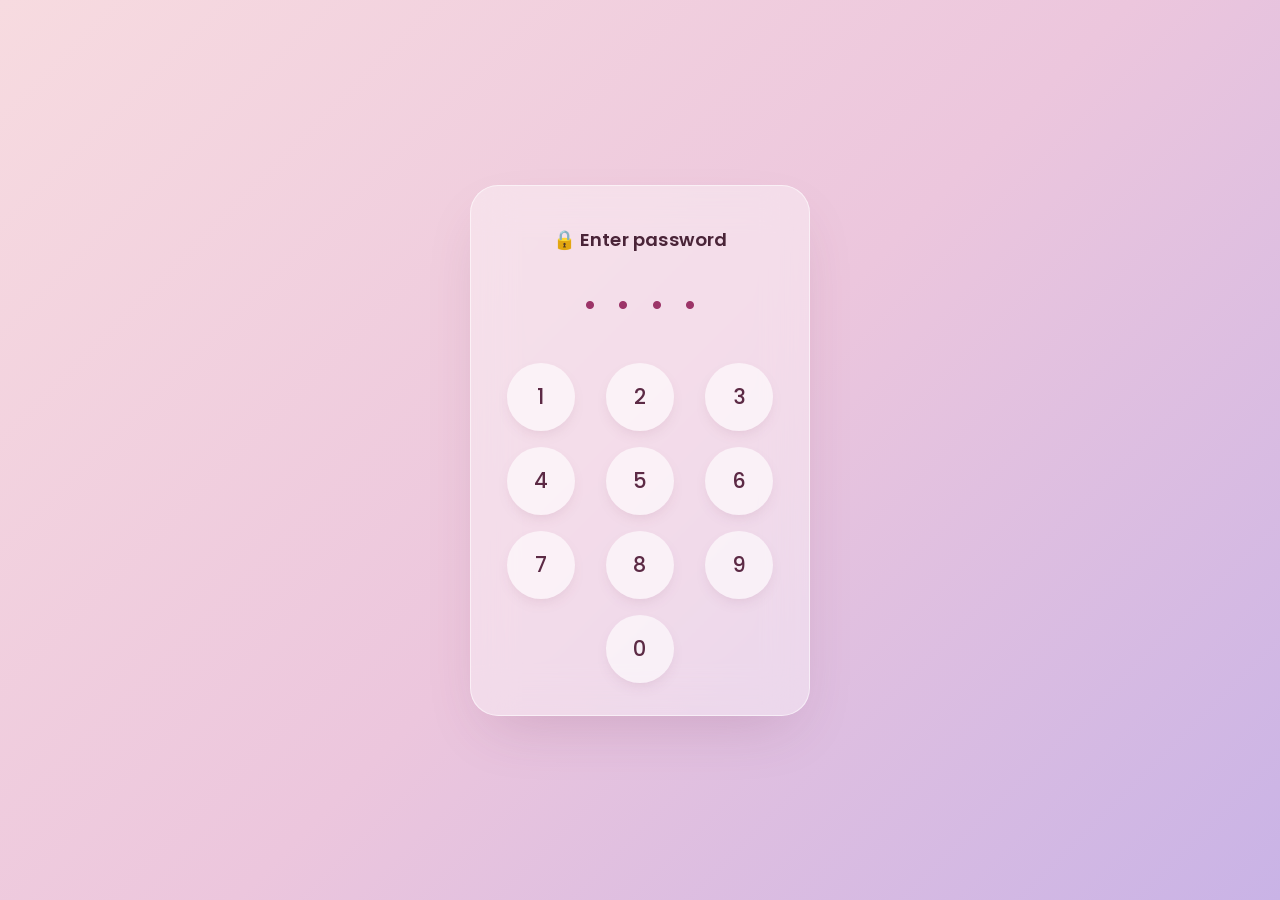
<file: index.html>
<!DOCTYPE html>
<html lang="es">
<head>
  <meta charset="UTF-8">
  <meta name="viewport" content="width=device-width, initial-scale=1.0">
  <meta http-equiv="refresh" content="0; url=carta_secreta.html">
  <title>Carta Secreta</title>
</head>
<body>
  <p>Abriendo la carta...</p>
  <script>
    window.location.replace('carta_secreta.html');
  </script>
</body>
</html>
</file>
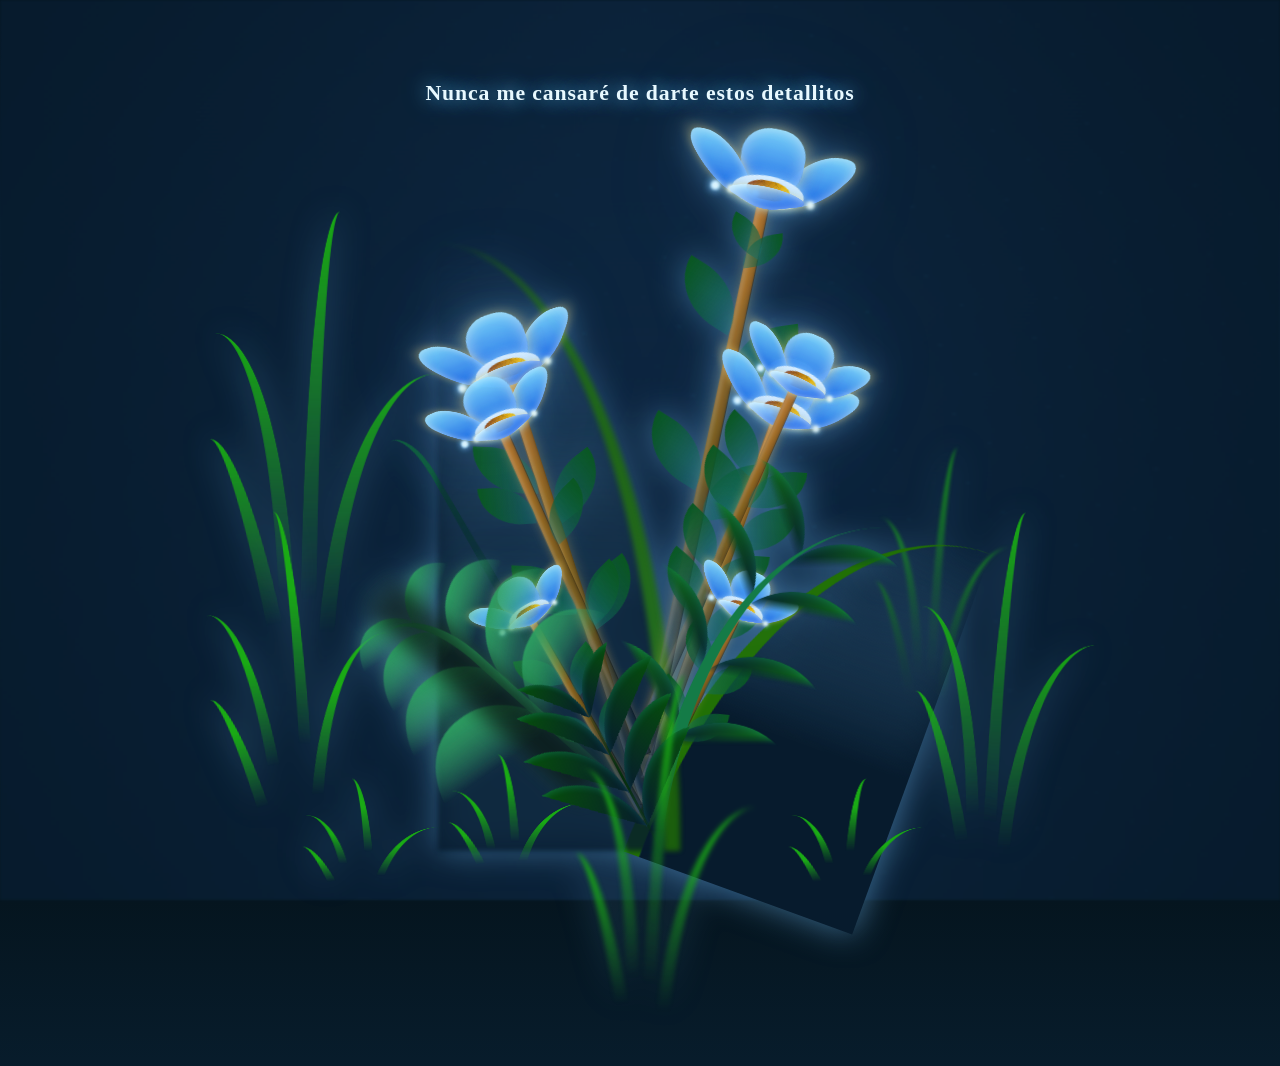
<file: Flores/index.html>
<!DOCTYPE html>
<html lang="en">
<head>
    <meta charset="UTF-8">
    <meta http-equiv="X-UA-Compatible" content="IE=edge">
    <meta name="viewport" content="width=device-width, initial-scale=1.0">
    <link rel="stylesheet" href="main.css">
    <link rel="icon" href="flowers.png" type="image/x-icon">
    <title>Flores para ti</title>
</head>
<body class="container">
    <div class="flower-message">Nunca me cansaré de darte estos detallitos</div>
    <div class="night"></div>
    <div class="flowers">
      <div class="flower flower--1">
        <div class="flower__leafs flower__leafs--1">
          <div class="flower__leaf flower__leaf--1"></div>
          <div class="flower__leaf flower__leaf--2"></div>
          <div class="flower__leaf flower__leaf--3"></div>
          <div class="flower__leaf flower__leaf--4"></div>
          <div class="flower__white-circle"></div>
  
          <div class="flower__light flower__light--1"></div>
          <div class="flower__light flower__light--2"></div>
          <div class="flower__light flower__light--3"></div>
          <div class="flower__light flower__light--4"></div>
          <div class="flower__light flower__light--5"></div>
          <div class="flower__light flower__light--6"></div>
          <div class="flower__light flower__light--7"></div>
          <div class="flower__light flower__light--8"></div>
  
        </div>
        <div class="flower__line">
          <div class="flower__line__leaf flower__line__leaf--1"></div>
          <div class="flower__line__leaf flower__line__leaf--2"></div>
          <div class="flower__line__leaf flower__line__leaf--3"></div>
          <div class="flower__line__leaf flower__line__leaf--4"></div>
          <div class="flower__line__leaf flower__line__leaf--5"></div>
          <div class="flower__line__leaf flower__line__leaf--6"></div>
        </div>
      </div>
  
      <div class="flower flower--2">
        <div class="flower__leafs flower__leafs--2">
          <div class="flower__leaf flower__leaf--1"></div>
          <div class="flower__leaf flower__leaf--2"></div>
          <div class="flower__leaf flower__leaf--3"></div>
          <div class="flower__leaf flower__leaf--4"></div>
          <div class="flower__white-circle"></div>
  
          <div class="flower__light flower__light--1"></div>
          <div class="flower__light flower__light--2"></div>
          <div class="flower__light flower__light--3"></div>
          <div class="flower__light flower__light--4"></div>
          <div class="flower__light flower__light--5"></div>
          <div class="flower__light flower__light--6"></div>
          <div class="flower__light flower__light--7"></div>
          <div class="flower__light flower__light--8"></div>
  
        </div>
        <div class="flower__line">
          <div class="flower__line__leaf flower__line__leaf--1"></div>
          <div class="flower__line__leaf flower__line__leaf--2"></div>
          <div class="flower__line__leaf flower__line__leaf--3"></div>
          <div class="flower__line__leaf flower__line__leaf--4"></div>
        </div>
      </div>
  
      <div class="flower flower--3">
        <div class="flower__leafs flower__leafs--3">
          <div class="flower__leaf flower__leaf--1"></div>
          <div class="flower__leaf flower__leaf--2"></div>
          <div class="flower__leaf flower__leaf--3"></div>
          <div class="flower__leaf flower__leaf--4"></div>
          <div class="flower__white-circle"></div>
  
          <div class="flower__light flower__light--1"></div>
          <div class="flower__light flower__light--2"></div>
          <div class="flower__light flower__light--3"></div>
          <div class="flower__light flower__light--4"></div>
          <div class="flower__light flower__light--5"></div>
          <div class="flower__light flower__light--6"></div>
          <div class="flower__light flower__light--7"></div>
          <div class="flower__light flower__light--8"></div>
  
        </div>
        <div class="flower__line">
          <div class="flower__line__leaf flower__line__leaf--1"></div>
          <div class="flower__line__leaf flower__line__leaf--2"></div>
          <div class="flower__line__leaf flower__line__leaf--3"></div>
          <div class="flower__line__leaf flower__line__leaf--4"></div>
        </div>
      </div>

      <div class="flower flower--4">
        <div class="flower__leafs flower__leafs--1">
          <div class="flower__leaf flower__leaf--1"></div>
          <div class="flower__leaf flower__leaf--2"></div>
          <div class="flower__leaf flower__leaf--3"></div>
          <div class="flower__leaf flower__leaf--4"></div>
          <div class="flower__white-circle"></div>

          <div class="flower__light flower__light--1"></div>
          <div class="flower__light flower__light--2"></div>
          <div class="flower__light flower__light--3"></div>
          <div class="flower__light flower__light--4"></div>
          <div class="flower__light flower__light--5"></div>
          <div class="flower__light flower__light--6"></div>
          <div class="flower__light flower__light--7"></div>
          <div class="flower__light flower__light--8"></div>
        </div>
        <div class="flower__line">
          <div class="flower__line__leaf flower__line__leaf--1"></div>
          <div class="flower__line__leaf flower__line__leaf--2"></div>
          <div class="flower__line__leaf flower__line__leaf--3"></div>
          <div class="flower__line__leaf flower__line__leaf--4"></div>
        </div>
      </div>

      <div class="flower flower--5">
        <div class="flower__leafs flower__leafs--2">
          <div class="flower__leaf flower__leaf--1"></div>
          <div class="flower__leaf flower__leaf--2"></div>
          <div class="flower__leaf flower__leaf--3"></div>
          <div class="flower__leaf flower__leaf--4"></div>
          <div class="flower__white-circle"></div>

          <div class="flower__light flower__light--1"></div>
          <div class="flower__light flower__light--2"></div>
          <div class="flower__light flower__light--3"></div>
          <div class="flower__light flower__light--4"></div>
          <div class="flower__light flower__light--5"></div>
          <div class="flower__light flower__light--6"></div>
          <div class="flower__light flower__light--7"></div>
          <div class="flower__light flower__light--8"></div>
        </div>
        <div class="flower__line">
          <div class="flower__line__leaf flower__line__leaf--1"></div>
          <div class="flower__line__leaf flower__line__leaf--2"></div>
          <div class="flower__line__leaf flower__line__leaf--3"></div>
          <div class="flower__line__leaf flower__line__leaf--4"></div>
        </div>
      </div>


      <div class="flower flower--9">
        <div class="flower__leafs flower__leafs--3">
          <div class="flower__leaf flower__leaf--1"></div>
          <div class="flower__leaf flower__leaf--2"></div>
          <div class="flower__leaf flower__leaf--3"></div>
          <div class="flower__leaf flower__leaf--4"></div>
          <div class="flower__white-circle"></div>
          <div class="flower__light flower__light--1"></div>
          <div class="flower__light flower__light--2"></div>
          <div class="flower__light flower__light--3"></div>
          <div class="flower__light flower__light--4"></div>
          <div class="flower__light flower__light--5"></div>
          <div class="flower__light flower__light--6"></div>
          <div class="flower__light flower__light--7"></div>
          <div class="flower__light flower__light--8"></div>
        </div>
        <div class="flower__line">
          <div class="flower__line__leaf flower__line__leaf--1"></div>
          <div class="flower__line__leaf flower__line__leaf--2"></div>
          <div class="flower__line__leaf flower__line__leaf--3"></div>
          <div class="flower__line__leaf flower__line__leaf--4"></div>
        </div>
      </div>

      <div class="flower flower--11">
        <div class="flower__leafs flower__leafs--2">
          <div class="flower__leaf flower__leaf--1"></div>
          <div class="flower__leaf flower__leaf--2"></div>
          <div class="flower__leaf flower__leaf--3"></div>
          <div class="flower__leaf flower__leaf--4"></div>
          <div class="flower__white-circle"></div>
          <div class="flower__light flower__light--1"></div>
          <div class="flower__light flower__light--2"></div>
          <div class="flower__light flower__light--3"></div>
          <div class="flower__light flower__light--4"></div>
          <div class="flower__light flower__light--5"></div>
          <div class="flower__light flower__light--6"></div>
          <div class="flower__light flower__light--7"></div>
          <div class="flower__light flower__light--8"></div>
        </div>
        <div class="flower__line">
          <div class="flower__line__leaf flower__line__leaf--1"></div>
          <div class="flower__line__leaf flower__line__leaf--2"></div>
          <div class="flower__line__leaf flower__line__leaf--3"></div>
          <div class="flower__line__leaf flower__line__leaf--4"></div>
        </div>
      </div>

      <div class="grow-ans" style="--d:1.2s">
        <div class="flower__g-long">
          <div class="flower__g-long__top"></div>
          <div class="flower__g-long__bottom"></div>
        </div>
      </div>
  
      <div class="growing-grass">
        <div class="flower__grass flower__grass--1">
          <div class="flower__grass--top"></div>
          <div class="flower__grass--bottom"></div>
          <div class="flower__grass__leaf flower__grass__leaf--1"></div>
          <div class="flower__grass__leaf flower__grass__leaf--2"></div>
          <div class="flower__grass__leaf flower__grass__leaf--3"></div>
          <div class="flower__grass__leaf flower__grass__leaf--4"></div>
          <div class="flower__grass__leaf flower__grass__leaf--5"></div>
          <div class="flower__grass__leaf flower__grass__leaf--6"></div>
          <div class="flower__grass__leaf flower__grass__leaf--7"></div>
          <div class="flower__grass__leaf flower__grass__leaf--8"></div>
          <div class="flower__grass__overlay"></div>
        </div>
      </div>
  
      <div class="growing-grass">
        <div class="flower__grass flower__grass--2">
          <div class="flower__grass--top"></div>
          <div class="flower__grass--bottom"></div>
          <div class="flower__grass__leaf flower__grass__leaf--1"></div>
          <div class="flower__grass__leaf flower__grass__leaf--2"></div>
          <div class="flower__grass__leaf flower__grass__leaf--3"></div>
          <div class="flower__grass__leaf flower__grass__leaf--4"></div>
          <div class="flower__grass__leaf flower__grass__leaf--5"></div>
          <div class="flower__grass__leaf flower__grass__leaf--6"></div>
          <div class="flower__grass__leaf flower__grass__leaf--7"></div>
          <div class="flower__grass__leaf flower__grass__leaf--8"></div>
          <div class="flower__grass__overlay"></div>
        </div>
      </div>
  
      <div class="grow-ans" style="--d:2.4s">
        <div class="flower__g-right flower__g-right--1">
          <div class="leaf"></div>
        </div>
      </div>
  
      <div class="grow-ans" style="--d:2.8s">
        <div class="flower__g-right flower__g-right--2">
          <div class="leaf"></div>
        </div>
      </div>
  
      <div class="grow-ans" style="--d:2.8s">
        <div class="flower__g-front">
          <div class="flower__g-front__leaf-wrapper flower__g-front__leaf-wrapper--1">
            <div class="flower__g-front__leaf"></div>
          </div>
          <div class="flower__g-front__leaf-wrapper flower__g-front__leaf-wrapper--2">
            <div class="flower__g-front__leaf"></div>
          </div>
          <div class="flower__g-front__leaf-wrapper flower__g-front__leaf-wrapper--3">
            <div class="flower__g-front__leaf"></div>
          </div>
          <div class="flower__g-front__leaf-wrapper flower__g-front__leaf-wrapper--4">
            <div class="flower__g-front__leaf"></div>
          </div>
          <div class="flower__g-front__leaf-wrapper flower__g-front__leaf-wrapper--5">
            <div class="flower__g-front__leaf"></div>
          </div>
          <div class="flower__g-front__leaf-wrapper flower__g-front__leaf-wrapper--6">
            <div class="flower__g-front__leaf"></div>
          </div>
          <div class="flower__g-front__leaf-wrapper flower__g-front__leaf-wrapper--7">
            <div class="flower__g-front__leaf"></div>
          </div>
          <div class="flower__g-front__leaf-wrapper flower__g-front__leaf-wrapper--8">
            <div class="flower__g-front__leaf"></div>
          </div>
          <div class="flower__g-front__line"></div>
        </div>
      </div>
  
      <div class="grow-ans" style="--d:3.2s">
        <div class="flower__g-fr">
          <div class="leaf"></div>
          <div class="flower__g-fr__leaf flower__g-fr__leaf--1"></div>
          <div class="flower__g-fr__leaf flower__g-fr__leaf--2"></div>
          <div class="flower__g-fr__leaf flower__g-fr__leaf--3"></div>
          <div class="flower__g-fr__leaf flower__g-fr__leaf--4"></div>
          <div class="flower__g-fr__leaf flower__g-fr__leaf--5"></div>
          <div class="flower__g-fr__leaf flower__g-fr__leaf--6"></div>
          <div class="flower__g-fr__leaf flower__g-fr__leaf--7"></div>
          <div class="flower__g-fr__leaf flower__g-fr__leaf--8"></div>
        </div>
      </div>
  
      <div class="long-g long-g--0">
        <div class="grow-ans" style="--d:3s">
          <div class="leaf leaf--0"></div>
        </div>
        <div class="grow-ans" style="--d:2.2s">
          <div class="leaf leaf--1"></div>
        </div>
        <div class="grow-ans" style="--d:3.4s">
          <div class="leaf leaf--2"></div>
        </div>
        <div class="grow-ans" style="--d:3.6s">
          <div class="leaf leaf--3"></div>
        </div>
      </div>
  
      <div class="long-g long-g--1">
        <div class="grow-ans" style="--d:3.6s">
          <div class="leaf leaf--0"></div>
        </div>
        <div class="grow-ans" style="--d:3.8s">
          <div class="leaf leaf--1"></div>
        </div>
        <div class="grow-ans" style="--d:4s">
          <div class="leaf leaf--2"></div>
        </div>
        <div class="grow-ans" style="--d:4.2s">
          <div class="leaf leaf--3"></div>
        </div>
      </div>
  
      <div class="long-g long-g--2">
        <div class="grow-ans" style="--d:4s">
          <div class="leaf leaf--0"></div>
        </div>
        <div class="grow-ans" style="--d:4.2s">
          <div class="leaf leaf--1"></div>
        </div>
        <div class="grow-ans" style="--d:4.4s">
          <div class="leaf leaf--2"></div>
        </div>
        <div class="grow-ans" style="--d:4.6s">
          <div class="leaf leaf--3"></div>
        </div>
      </div>
  
      <div class="long-g long-g--3">
        <div class="grow-ans" style="--d:4s">
          <div class="leaf leaf--0"></div>
        </div>
        <div class="grow-ans" style="--d:4.2s">
          <div class="leaf leaf--1"></div>
        </div>
        <div class="grow-ans" style="--d:3s">
          <div class="leaf leaf--2"></div>
        </div>
        <div class="grow-ans" style="--d:3.6s">
          <div class="leaf leaf--3"></div>
        </div>
      </div>
  
      <div class="long-g long-g--4">
        <div class="grow-ans" style="--d:4s">
          <div class="leaf leaf--0"></div>
        </div>
        <div class="grow-ans" style="--d:4.2s">
          <div class="leaf leaf--1"></div>
        </div>
        <div class="grow-ans" style="--d:3s">
          <div class="leaf leaf--2"></div>
        </div>
        <div class="grow-ans" style="--d:3.6s">
          <div class="leaf leaf--3"></div>
        </div>
      </div>
  
      <div class="long-g long-g--5">
        <div class="grow-ans" style="--d:4s">
          <div class="leaf leaf--0"></div>
        </div>
        <div class="grow-ans" style="--d:4.2s">
          <div class="leaf leaf--1"></div>
        </div>
        <div class="grow-ans" style="--d:3s">
          <div class="leaf leaf--2"></div>
        </div>
        <div class="grow-ans" style="--d:3.6s">
          <div class="leaf leaf--3"></div>
        </div>
      </div>
  
      <div class="long-g long-g--6">
        <div class="grow-ans" style="--d:4.2s">
          <div class="leaf leaf--0"></div>
        </div>
        <div class="grow-ans" style="--d:4.4s">
          <div class="leaf leaf--1"></div>
        </div>
        <div class="grow-ans" style="--d:4.6s">
          <div class="leaf leaf--2"></div>
        </div>
        <div class="grow-ans" style="--d:4.8s">
          <div class="leaf leaf--3"></div>
        </div>
      </div>
  
      <div class="long-g long-g--7">
        <div class="grow-ans" style="--d:3s">
          <div class="leaf leaf--0"></div>
        </div>
        <div class="grow-ans" style="--d:3.2s">
          <div class="leaf leaf--1"></div>
        </div>
        <div class="grow-ans" style="--d:3.5s">
          <div class="leaf leaf--2"></div>
        </div>
        <div class="grow-ans" style="--d:3.6s">
          <div class="leaf leaf--3"></div>
        </div>
      </div>
    </div>
    
    <script src="main.js"></script>
  </body>
</html>
</file>
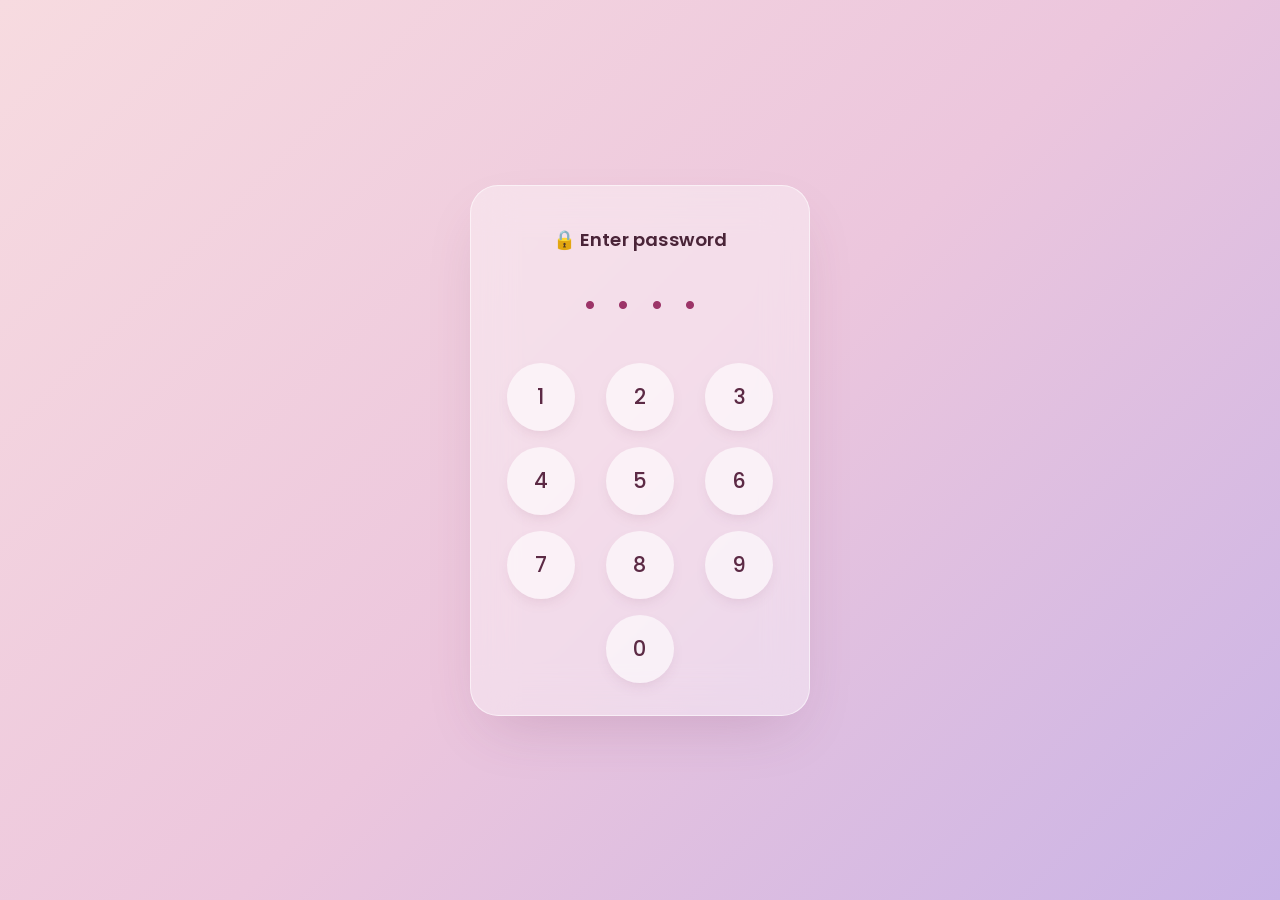
<file: carta_secreta.html>
<!DOCTYPE html>
<html lang="es">
<head>
<meta charset="UTF-8" />
<meta name="viewport" content="width=device-width, initial-scale=1.0, viewport-fit=cover"/>
<title>Carta Secreta by myeya</title>
<link rel="icon" href="data:image/svg+xml,<svg xmlns=%22http://www.w3.org/2000/svg%22 viewBox=%220 0 100 100%22><text y=%22.9em%22 font-size=%2290%22>💌</text></svg>">
<link rel="preconnect" href="https://fonts.googleapis.com">
<link rel="preconnect" href="https://fonts.gstatic.com" crossorigin>
<link href="https://fonts.googleapis.com/css2?family=Poppins:wght@400;500;600;700&family=Dancing+Script:wght@500;600;700&family=Lora:ital,wght@0,400;0,500;0,600;1,400&display=swap" rel="stylesheet">
<style>

  /* ---------- Design tokens ---------- */
  :root {
    color-scheme: light dark;

    --bg-1: #f7dbe0;
    --bg-2: #ecc6dd;
    --bg-3: #c9b3e6;

    --glass-bg: rgba(255, 255, 255, 0.38);
    --glass-border: rgba(255, 255, 255, 0.55);
    --glass-shadow: rgba(120, 55, 90, 0.22);

    --ink: #4a2438;
    --ink-soft: #6d3a52;
    --accent: #9c3468;
    --accent-strong: #7a2350;

    --key-bg: rgba(255, 255, 255, 0.6);
    --key-bg-hover: rgba(255, 255, 255, 0.85);
    --key-text: #5c2a45;
    --key-shadow: rgba(120, 55, 90, 0.18);

    --paper-bg: #fbf5ee;
    --paper-edge: #f1e3d6;
    --paper-text: #3e2c2f;
    --paper-heading: #8a2f52;
    --paper-shadow: rgba(90, 40, 60, 0.28);

    --seal: #9c3468;
    --seal-text: #fdf1f4;

    --font-ui: 'Poppins', system-ui, sans-serif;
    --font-script: 'Dancing Script', cursive;
    --font-serif: 'Lora', Georgia, serif;
  }

  :root:not([data-theme="light"]) {
    @media (prefers-color-scheme: dark) {
      --bg-1: #2a1626;
      --bg-2: #3a1c37;
      --bg-3: #241a3a;

      --glass-bg: rgba(40, 22, 40, 0.45);
      --glass-border: rgba(255, 255, 255, 0.14);
      --glass-shadow: rgba(0, 0, 0, 0.45);

      --ink: #f4dbe6;
      --ink-soft: #e3b7cd;
      --accent: #e59bc0;
      --accent-strong: #f0b3d0;

      --key-bg: rgba(255, 255, 255, 0.08);
      --key-bg-hover: rgba(255, 255, 255, 0.16);
      --key-text: #f4dbe6;
      --key-shadow: rgba(0, 0, 0, 0.4);

      --paper-bg: #221720;
      --paper-edge: #2c1e29;
      --paper-text: #f0e2e6;
      --paper-heading: #eda6c4;
      --paper-shadow: rgba(0, 0, 0, 0.55);

      --seal: #e59bc0;
      --seal-text: #2a1420;
    }
  }

  :root[data-theme="dark"] {
    --bg-1: #2a1626;
    --bg-2: #3a1c37;
    --bg-3: #241a3a;

    --glass-bg: rgba(40, 22, 40, 0.45);
    --glass-border: rgba(255, 255, 255, 0.14);
    --glass-shadow: rgba(0, 0, 0, 0.45);

    --ink: #f4dbe6;
    --ink-soft: #e3b7cd;
    --accent: #e59bc0;
    --accent-strong: #f0b3d0;

    --key-bg: rgba(255, 255, 255, 0.08);
    --key-bg-hover: rgba(255, 255, 255, 0.16);
    --key-text: #f4dbe6;
    --key-shadow: rgba(0, 0, 0, 0.4);

    --paper-bg: #221720;
    --paper-edge: #2c1e29;
    --paper-text: #f0e2e6;
    --paper-heading: #eda6c4;
    --paper-shadow: rgba(0, 0, 0, 0.55);

    --seal: #e59bc0;
    --seal-text: #2a1420;
  }

  * { box-sizing: border-box; }

  html {
    scroll-padding-top: env(safe-area-inset-top, 0px);
  }

  html, body {
    min-height: 100%;
  }

  body {
    margin: 0;
    min-height: 100vh;
    min-height: 100dvh;
    font-family: var(--font-ui);
    color: var(--ink);
    background: linear-gradient(135deg, var(--bg-1) 0%, var(--bg-2) 52%, var(--bg-3) 100%);
    padding-top: env(safe-area-inset-top, 0px);
    padding-bottom: env(safe-area-inset-bottom, 0px);
    overflow-x: hidden;
  }

  .screen {
    display: none;
    width: 100%;
    box-sizing: border-box;
    padding: 32px 20px;
  }

  .screen.active {
    display: flex;
    min-height: 100vh;
    min-height: 100dvh;
    align-items: center;
    justify-content: center;
  }

  /* ---------- Password screen ---------- */

  .password-screen .lock-card {
    width: 100%;
    max-width: 340px;
    background: var(--glass-bg);
    border: 1px solid var(--glass-border);
    backdrop-filter: blur(22px);
    -webkit-backdrop-filter: blur(22px);
    border-radius: 28px;
    padding: 40px 28px 32px;
    box-shadow: 0 24px 60px -20px var(--glass-shadow);
    text-align: center;
  }

  .password-screen h2 {
    margin: 0 0 28px;
    font-family: var(--font-ui);
    font-weight: 600;
    font-size: 1.15rem;
    color: var(--ink);
    letter-spacing: 0.01em;
  }

  .input-display {
    font-family: var(--font-ui);
    font-size: 2rem;
    letter-spacing: 0.6em;
    padding-left: 0.6em; /* re-center after last letter-spacing gap */
    color: var(--accent);
    margin-bottom: 34px;
    min-height: 1.4em;
  }

  .keypad {
    display: grid;
    grid-template-columns: repeat(3, 1fr);
    gap: 16px;
    justify-items: center;
  }

  .key {
    width: 68px;
    height: 68px;
    border-radius: 50%;
    border: none;
    background: var(--key-bg);
    color: var(--key-text);
    font-family: var(--font-ui);
    font-size: 1.3rem;
    font-weight: 500;
    cursor: pointer;
    box-shadow: 0 6px 16px -6px var(--key-shadow);
    transition: transform 0.15s ease, box-shadow 0.15s ease, background 0.15s ease;
  }

  .key:hover {
    background: var(--key-bg-hover);
    transform: translateY(-2px);
    box-shadow: 0 10px 20px -8px var(--key-shadow);
  }

  .key:active {
    transform: translateY(0) scale(0.94);
    box-shadow: 0 3px 8px -4px var(--key-shadow);
  }

  .key:focus-visible {
    outline: 2px solid var(--accent);
    outline-offset: 3px;
  }

  /* ---------- Letter screen ---------- */

  #notepadScreen.active {
    animation: fadeInUp 0.7s ease both;
  }

  @keyframes fadeInUp {
    from { opacity: 0; transform: translateY(24px); }
    to { opacity: 1; transform: translateY(0); }
  }

  .notepad {
    position: relative;
    width: 100%;
    max-width: 600px;
    margin: 0 auto;
    background: var(--paper-bg);
    border: 1px solid var(--paper-edge);
    border-radius: 20px;
    padding: 56px 44px 48px;
    box-shadow: 0 30px 70px -24px var(--paper-shadow);
  }

  .notepad::before {
    content: "💌";
    position: absolute;
    top: -26px;
    left: 50%;
    transform: translateX(-50%);
    width: 52px;
    height: 52px;
    border-radius: 50%;
    background: var(--seal);
    color: var(--seal-text);
    display: flex;
    align-items: center;
    justify-content: center;
    font-size: 1.4rem;
    box-shadow: 0 10px 22px -8px var(--paper-shadow);
  }

  .notepad h3 {
    margin: 12px 0 4px;
    text-align: center;
    font-family: var(--font-ui);
    font-weight: 500;
    font-size: 0.95rem;
    color: var(--ink-soft);
    letter-spacing: 0.02em;
  }

  .notepad h4 {
    margin: 0 0 32px;
    text-align: center;
    font-family: var(--font-script);
    font-weight: 600;
    font-size: 2.4rem;
    color: var(--paper-heading);
  }

  .notepad p {
    font-family: var(--font-serif);
    font-size: 1.05rem;
    line-height: 1.8;
    color: var(--paper-text);
    margin: 0 0 22px;
    max-width: 62ch;
  }

  .notepad p:last-of-type {
    margin-bottom: 0;
    font-style: italic;
  }

  .letter-footer {
    margin-top: 28px;
    text-align: center;
  }

  .letter-button {
    display: inline-block;
    padding: 14px 24px;
    border-radius: 999px;
    background: linear-gradient(135deg, #c95d8d 0%, #8c2d5a 100%);
    color: #fff8fb;
    text-decoration: none;
    font-weight: 700;
    letter-spacing: 0.04em;
    box-shadow: 0 12px 24px rgba(140, 45, 90, 0.22);
    transition: transform 0.2s ease, box-shadow 0.2s ease;
  }

  .letter-button:hover {
    transform: translateY(-2px);
    box-shadow: 0 16px 28px rgba(140, 45, 90, 0.28);
  }

  @media (max-width: 480px) {
    .screen {
      padding: 24px 14px;
    }
    .notepad {
      padding: 48px 22px 32px;
      border-radius: 16px;
    }
    .notepad h4 {
      font-size: 2rem;
    }
    .notepad p {
      font-size: 1rem;
    }
    .key {
      width: 60px;
      height: 60px;
      font-size: 1.15rem;
    }
    .input-display {
      font-size: 1.7rem;
    }
  }

  @media (prefers-reduced-motion: reduce) {
    #notepadScreen.active {
      animation: none;
    }
    .key {
      transition: none;
    }
  }

</style>
</head>
<body>
<div id="passwordScreen" class="screen password-screen active">
  <div class="lock-card">
    <h2>🔒 Enter password</h2>
    <div class="input-display" id="inputDisplay">••••</div>
    <div class="keypad">
      <button class="key" onclick="enterDigit('1')">1</button>
      <button class="key" onclick="enterDigit('2')">2</button>
      <button class="key" onclick="enterDigit('3')">3</button>
      <button class="key" onclick="enterDigit('4')">4</button>
      <button class="key" onclick="enterDigit('5')">5</button>
      <button class="key" onclick="enterDigit('6')">6</button>
      <button class="key" onclick="enterDigit('7')">7</button>
      <button class="key" onclick="enterDigit('8')">8</button>
      <button class="key" onclick="enterDigit('9')">9</button>
      <div></div>
      <button class="key" onclick="enterDigit('0')">0</button>
      <div></div>
    </div>
  </div>
</div>
<div id="notepadScreen" class="screen">
  <div class="notepad">
    <h3>📅 19 de Septiembre del 2026</h3>
    <h4>💌 Para Mari</h4>

    <p>Primero que todo, Mari, quiero que sepas que hago esto no porque tengamos una amistad, ni tampoco porque espere que tú sientas lo mismo que yo, porque sé que ese amor que yo siento por ti no lo tienes de la misma manera por mí.</p>

    <p>Te hago esto simplemente porque no dejo de pensar en ti, en nosotros y en todo lo que pudo ser y en lo que todavía me pregunto que sería si algún día decidieras aceptarme y darme una oportunidad.</p>

    <p>También quiero darte esto como un pequeño regalo de cumpleaños. No es algo que haga esperando recibir algo a cambio, solo quería tener un detalle contigo porque, aunque las cosas entre nosotros hayan cambiado, sigues siendo una persona demasiado importante para mí y no podía dejar pasar la oportunidad de hacer algo bonito para ti.</p>

    <p>Quiero que sepas también que, de mi parte, no puedo ofrecerte una amistad. Y no es porque no quiera ser tu amigo ni porque no valore lo que tenemos, sino porque mi corazón simplemente no soportaría tener una amistad con la persona que amo tan profundamente. No sé cómo podría verte, hablar contigo, compartir momentos contigo y fingir que dentro de mí no sigue queriendo algo más.</p>

    <p>Y aunque no te respondí ese mensaje, quiero que sepas que todavía lo leo. Todavía me gusta y todavía me hace pensar muchas cosas. No sé por qué esperabas tanto que te lo enviara, pero supongo que, de alguna manera, también significó algo para ti y por eso decidí guardarlo.</p>

    <p>La verdad, sigo pensando que muchas de las cosas que nos han impedido avanzar han sido tus miedos. Y no te lo digo para culparte, porque sé que tienes tus razones, tus dudas y tus cosas, pero no puedo negar que eso me sigue frustrando. Me duele pensar que quizás pudimos haber sido algo bonito y que, por miedo o por no atrevernos, terminamos dejando pasar tantas oportunidades.</p>

    <p>Yo siempre he sentido que contigo podía haber algo diferente. Por eso insistí tanto, por eso intenté tanto y por eso me ha costado tanto aceptar que quizás no depende de mí. Porque por más que quiera arreglar las cosas, cambiar, mejorar y hacer todo lo posible por nosotros, llega un punto en el que también tengo que entender que no puedo decidir por los dos.</p>

    <p>Y creo que eso es lo que más me cuesta aceptar: que quizá tenga que resignarme a perderte. No porque haya dejado de quererte, sino porque ya no sé qué más puedo hacer para recuperarte. No puedo obligarte a sentir lo que yo siento, ni puedo quitarte tus miedos, ni puedo hacer que quieras algo conmigo si tú no estás preparada para hacerlo.</p>

    <p>Aun así, quiero que sepas que todo lo que sentí por ti fue real. No me arrepiento de haberte querido de la manera en que lo hice, ni de todos los momentos que vivimos. Aunque las cosas no hayan terminado como yo quería, siempre voy a guardar una parte de todo esto conmigo.</p>

    <p>Quizás algún día deje de preguntarme qué habría pasado si hubiéramos tenido el valor de intentarlo. Quizás algún día pueda recordar todo esto sin que me duela. Pero por ahora, todavía te quiero, todavía te extraño y todavía existe una parte de mí que, aunque sabe que debería dejarte ir, sigue deseando que algún día puedas mirarme y decirme que también quieres intentarlo conmigo.</p>

    <p>Feliz cumpleaños atrasado y dia del amor y la amistad Mari. ❤️</p>

    <div class="letter-footer">
      <a class="letter-button" href="Flores/index.html">Obligatorio darle acá</a>
    </div>
  </div>
</div>
<script>
  const correctPassword = '1709';
  let input = '';
  function enterDigit(digit) {
    if (input.length < 4) {
      input += digit;
    }
    const display = document.getElementById('inputDisplay');
    display.textContent = input.padEnd(4, '•');
    if (input.length === 4) {
      if (input === correctPassword) {
        document.getElementById('passwordScreen').classList.remove('active');
        document.getElementById('notepadScreen').classList.add('active');
      } else {
        alert('Contraseña incorrecta, intenta de nuevo');
        input = '';
        display.textContent = '••••';
      }
    }
  }
</script>
</body>
</html>
</file>
<file: Flores/main.css>
*,
*::after,
*::before {
  padding: 0;
  margin: 0;
  box-sizing: border-box;
}

:root {
  --dark-color: #071b2d;
  --petal-1: #7bd8ff;
  --petal-2: #0e5ce7;
  --petal-3: #bbebff;
  --leaf-1: #1d7ca9;
  --leaf-2: #0a3550;
  --glow: rgba(124, 207, 255, 0.8);
  --grass-1: #1c728d;
  --grass-2: #0d4465;
}

body {
  display: flex;
  align-items: flex-end;
  justify-content: center;
  min-height: 100vh;
  background: linear-gradient(180deg, #05151f 0%, #0a2337 35%, #061922 100%);
  overflow: hidden;
  perspective: 1000px;
}

.flower-message {
  position: absolute;
  top: 9vh;
  left: 50%;
  transform: translateX(-50%);
  z-index: 30;
  width: min(90vw, 700px);
  text-align: center;
  font-family: "Georgia", serif;
  font-size: clamp(1.1rem, 1.7vw, 2.2rem);
  font-weight: 600;
  letter-spacing: 0.04em;
  color: #e8f9ff;
  text-shadow: 0 0 18px rgba(109, 201, 255, 0.75), 0 0 30px rgba(109, 201, 255, 0.45);
  pointer-events: none;
}

.night {
  position: fixed;
  left: 50%;
  top: 0;
  transform: translateX(-50%);
  width: 100%;
  height: 100%;
  filter: blur(0.1vmin);
  background-image: radial-gradient(ellipse at top, transparent 0%, var(--dark-color)),
  radial-gradient(ellipse at bottom, rgba(60, 132, 220, 0.25), rgba(7, 27, 45, 0.9)), repeating-linear-gradient(220deg, rgb(8, 26, 44) 0px,
   rgb(8, 26, 44) 19px, transparent 19px, transparent 22px), repeating-linear-gradient(189deg, rgb(8, 26, 44) 0px, rgb(8, 26, 44) 19px, transparent 19px, transparent 22px),
    repeating-linear-gradient(148deg, rgb(8, 26, 44) 0px, rgb(8, 26, 44) 19px, transparent 19px, transparent 22px), linear-gradient(90deg, rgb(5, 23, 36), rgb(13, 58, 88));
}

.flowers {
  position: relative;
  transform: scale(0.9);
  filter: drop-shadow(0 0 2vmin rgba(118, 195, 255, 0.5));
}

.flower {
  position: absolute;
  bottom: 10vmin;
  transform-origin: bottom center;
  z-index: 10;
  --fl-speed: 0.3s;
}
.flower--1 {
  left: 50%;
  bottom: 18vmin;
  transform: rotate(12deg);
  -webkit-animation: moving-flower-1 4s linear infinite;
          animation: moving-flower-1 4s linear infinite;
}
.flower--1 .flower__line {
  height: 70vmin;
  -webkit-animation-delay: 0.3s;
          animation-delay: 0.3s;
}
.flower--1 .flower__line__leaf--1 {
  -webkit-animation: blooming-leaf-right var(--fl-speed) 1.6s backwards;
          animation: blooming-leaf-right var(--fl-speed) 1.6s backwards;
}
.flower--1 .flower__line__leaf--2 {
  -webkit-animation: blooming-leaf-right var(--fl-speed) 1.4s backwards;
          animation: blooming-leaf-right var(--fl-speed) 1.4s backwards;
}
.flower--1 .flower__line__leaf--3 {
  -webkit-animation: blooming-leaf-left var(--fl-speed) 1.2s backwards;
          animation: blooming-leaf-left var(--fl-speed) 1.2s backwards;
}
.flower--1 .flower__line__leaf--4 {
  -webkit-animation: blooming-leaf-left var(--fl-speed) 1s backwards;
          animation: blooming-leaf-left var(--fl-speed) 1s backwards;
}
.flower--1 .flower__line__leaf--5 {
  -webkit-animation: blooming-leaf-right var(--fl-speed) 1.8s backwards;
          animation: blooming-leaf-right var(--fl-speed) 1.8s backwards;
}
.flower--1 .flower__line__leaf--6 {
  -webkit-animation: blooming-leaf-left var(--fl-speed) 2s backwards;
          animation: blooming-leaf-left var(--fl-speed) 2s backwards;
}
.flower--2 {
  left: 34%;
  bottom: 12vmin;
  transform: rotate(-18deg) scale(0.92);
  -webkit-animation: moving-flower-2 4s linear infinite;
          animation: moving-flower-2 4s linear infinite;
}
.flower--2 .flower__line {
  height: 60vmin;
  -webkit-animation-delay: 0.6s;
          animation-delay: 0.6s;
}
.flower--2 .flower__line__leaf--1 {
  -webkit-animation: blooming-leaf-right var(--fl-speed) 1.9s backwards;
          animation: blooming-leaf-right var(--fl-speed) 1.9s backwards;
}
.flower--2 .flower__line__leaf--2 {
  -webkit-animation: blooming-leaf-right var(--fl-speed) 1.7s backwards;
          animation: blooming-leaf-right var(--fl-speed) 1.7s backwards;
}
.flower--2 .flower__line__leaf--3 {
  -webkit-animation: blooming-leaf-left var(--fl-speed) 1.5s backwards;
          animation: blooming-leaf-left var(--fl-speed) 1.5s backwards;
}
.flower--2 .flower__line__leaf--4 {
  -webkit-animation: blooming-leaf-left var(--fl-speed) 1.3s backwards;
          animation: blooming-leaf-left var(--fl-speed) 1.3s backwards;
}
.flower--3 {
  left: 68%;
  bottom: 15vmin;
  transform: rotate(20deg) scale(0.86);
  -webkit-animation: moving-flower-3 4s linear infinite;
          animation: moving-flower-3 4s linear infinite;
}
.flower--3 .flower__line {
  -webkit-animation-delay: 0.9s;
          animation-delay: 0.9s;
}
.flower--3 .flower__line__leaf--1 {
  -webkit-animation: blooming-leaf-right var(--fl-speed) 2.5s backwards;
          animation: blooming-leaf-right var(--fl-speed) 2.5s backwards;
}
.flower--3 .flower__line__leaf--2 {
  -webkit-animation: blooming-leaf-right var(--fl-speed) 2.3s backwards;
          animation: blooming-leaf-right var(--fl-speed) 2.3s backwards;
}
.flower--3 .flower__line__leaf--3 {
  -webkit-animation: blooming-leaf-left var(--fl-speed) 2.1s backwards;
          animation: blooming-leaf-left var(--fl-speed) 2.1s backwards;
}
.flower--3 .flower__line__leaf--4 {
  -webkit-animation: blooming-leaf-left var(--fl-speed) 1.9s backwards;
          animation: blooming-leaf-left var(--fl-speed) 1.9s backwards;
}
.flower--4 {
  left: 18%;
  bottom: 18vmin;
  transform: rotate(-24deg) scale(0.78);
  -webkit-animation: moving-flower-1 5s linear infinite reverse;
          animation: moving-flower-1 5s linear infinite reverse;
}
.flower--4 .flower__line {
  height: 56vmin;
  -webkit-animation-delay: 1.1s;
          animation-delay: 1.1s;
}
.flower--5 {
  left: 82%;
  bottom: 22vmin;
  transform: rotate(24deg) scale(0.78);
  -webkit-animation: moving-flower-2 5s linear infinite;
          animation: moving-flower-2 5s linear infinite;
}
.flower--5 .flower__line {
  height: 58vmin;
  -webkit-animation-delay: 1.4s;
          animation-delay: 1.4s;
}
.flower--9 {
  left: 8%;
  bottom: 10vmin;
  transform: rotate(-30deg) scale(0.62);
  -webkit-animation: moving-flower-3 7s linear infinite reverse;
          animation: moving-flower-3 7s linear infinite reverse;
}
.flower--9 .flower__line {
  height: 46vmin;
  -webkit-animation-delay: 2.7s;
          animation-delay: 2.7s;
}
.flower--11 {
  left: 92%;
  bottom: 12vmin;
  transform: rotate(26deg) scale(0.62);
  -webkit-animation: moving-flower-2 6.8s linear infinite reverse;
          animation: moving-flower-2 6.8s linear infinite reverse;
}
.flower--11 .flower__line {
  height: 42vmin;
  -webkit-animation-delay: 3.2s;
          animation-delay: 3.2s;
}
.flower__leafs {
  position: relative;
  -webkit-animation: blooming-flower 2s backwards;
          animation: blooming-flower 2s backwards;
}
.flower__leafs--1 {
  -webkit-animation-delay: 1.1s;
          animation-delay: 1.1s;
}
.flower__leafs--2 {
  -webkit-animation-delay: 1.4s;
          animation-delay: 1.4s;
}
.flower__leafs--3 {
  -webkit-animation-delay: 1.7s;
          animation-delay: 1.7s;
}
.flower__leafs::after {
  content: "";
  position: absolute;
  left: 0;
  top: 0;
  transform: translate(-50%, -100%);
  width: 8vmin;
  height: 8vmin;
  background: radial-gradient(circle, rgba(191, 233, 255, 0.95), rgba(55, 124, 255, 0.45), transparent 70%);
  filter: blur(8vmin);
}
.flower__leaf {
  position: absolute;
  bottom: 0;
  left: 50%;
  width: 8vmin;
  height: 11vmin;
  border-radius: 51% 49% 47% 53%/44% 45% 55% 69%;
  background-color: var(--petal-3);
  background-image: linear-gradient(to top, var(--petal-2), var(--petal-1));
  transform-origin: bottom center;
  opacity: 0.96;
  box-shadow: inset 0 0 2vmin rgba(255, 255, 255, 0.6), 0 0 2vmin rgba(255, 223, 117, 0.55);
}
.flower__leaf--1 {
  transform: translate(-10%, 1%) rotateY(40deg) rotateX(-50deg);
}
.flower__leaf--2 {
  transform: translate(-50%, -4%) rotateX(40deg);
}
.flower__leaf--3 {
  transform: translate(-90%, 0%) rotateY(45deg) rotateX(50deg);
}
.flower__leaf--4 {
  width: 8vmin;
  height: 8vmin;
  transform-origin: bottom left;
  border-radius: 4vmin 10vmin 4vmin 4vmin;
  transform: translate(0%, 18%) rotateX(70deg) rotate(-43deg);
  background-image: linear-gradient(to top, var(--petal-2), var(--petal-3));
  z-index: 1;
  opacity: 0.9;
}
.flower__white-circle {
  position: absolute;
  left: -3.5vmin;
  top: -3vmin;
  width: 9vmin;
  height: 4vmin;
  border-radius: 50%;
  background: linear-gradient(180deg, rgba(228, 246, 255, 0.96), rgba(180, 220, 255, 0.9));
  box-shadow: 0 0 1.5vmin rgba(153, 218, 255, 0.9);
}
.flower__white-circle::after {
  content: "";
  position: absolute;
  left: 50%;
  top: 45%;
  transform: translate(-50%, -50%);
  width: 60%;
  height: 60%;
  border-radius: inherit;
  background-image: repeating-linear-gradient(135deg, rgba(0, 0, 0, 0.03) 0px, rgba(0, 0, 0, 0.03) 1px,
   transparent 1px, transparent 12px), repeating-linear-gradient(45deg, rgba(0, 0, 0, 0.03) 0px, rgba(0, 0, 0, 0.03) 1px, transparent 1px,
    transparent 12px), repeating-linear-gradient(67.5deg, rgba(0, 0, 0, 0.03) 0px, rgba(0, 0, 0, 0.03) 1px, transparent 1px, transparent 12px),
     repeating-linear-gradient(135deg, rgba(0, 0, 0, 0.03) 0px, rgba(0, 0, 0, 0.03) 1px, transparent 1px, transparent 12px), repeating-linear-gradient(45deg, rgba(0, 0, 0, 0.03) 0px,
      rgba(0, 0, 0, 0.03) 1px, transparent 1px, transparent 12px), repeating-linear-gradient(112.5deg, rgba(0, 0, 0, 0.03) 0px, rgba(0, 0, 0, 0.03) 1px, transparent 1px, transparent 12px),
       repeating-linear-gradient(112.5deg, rgba(0, 0, 0, 0.03) 0px, rgba(0, 0, 0, 0.03) 1px, transparent 1px, transparent 12px), repeating-linear-gradient(45deg, rgba(0, 0, 0, 0.03) 0px,
        rgba(0, 0, 0, 0.03) 1px, transparent 1px, transparent 12px), repeating-linear-gradient(22.5deg, rgba(0, 0, 0, 0.03) 0px, rgba(0, 0, 0, 0.03) 1px, transparent 1px, transparent 12px), 
        repeating-linear-gradient(45deg, rgba(0, 0, 0, 0.03) 0px, rgba(0, 0, 0, 0.03) 1px, transparent 1px, transparent 12px), repeating-linear-gradient(22.5deg, rgba(0, 0, 0, 0.03) 0px, 
        rgba(0, 0, 0, 0.03) 1px, transparent 1px, transparent 12px), repeating-linear-gradient(135deg, rgba(0, 0, 0, 0.03) 0px, rgba(0, 0, 0, 0.03) 1px, transparent 1px, transparent 12px),
         repeating-linear-gradient(157.5deg, rgba(0, 0, 0, 0.03) 0px, rgba(0, 0, 0, 0.03) 1px, transparent 1px, transparent 12px), repeating-linear-gradient(67.5deg, rgba(0, 0, 0, 0.03) 0px,
          rgba(0, 0, 0, 0.03) 1px, transparent 1px, transparent 12px), repeating-linear-gradient(67.5deg, rgba(0, 0, 0, 0.03) 0px, rgba(0, 0, 0, 0.03) 1px, transparent 1px, transparent 12px),
           linear-gradient(90deg, rgb(127, 47, 21), rgb(255, 206, 0));
}

.flower__line {
  height: 55vmin;
  width: 1.5vmin;
  background-image: linear-gradient(to left, rgba(0, 0, 0, 0.2), transparent, rgba(255, 255, 255, 0.2)), linear-gradient(to top, transparent 10%, #7a5d1d, #b8772c);
  box-shadow: inset 0 0 2px rgba(0, 0, 0, 0.5), 0 0 1.5vmin rgba(255, 209, 96, 0.25);
  -webkit-animation: grow-flower-tree 4s backwards;
          animation: grow-flower-tree 4s backwards;
}
.flower__line__leaf {
  --w: 7vmin;
  --h: calc(var(--w) + 2vmin);
  position: absolute;
  top: 20%;
  left: 90%;
  width: var(--w);
  height: var(--h);
  border-top-right-radius: var(--h);
  border-bottom-left-radius: var(--h);
  background-image: linear-gradient(to top, rgba(20, 117, 122, 0.4), #095721);
}
.flower__line__leaf--1 {
  transform: rotate(70deg) rotateY(30deg);
}
.flower__line__leaf--2 {
  top: 45%;
  transform: rotate(70deg) rotateY(30deg);
}
.flower__line__leaf--3, .flower__line__leaf--4, .flower__line__leaf--6 {
  border-top-right-radius: 0;
  border-bottom-left-radius: 0;
  border-top-left-radius: var(--h);
  border-bottom-right-radius: var(--h);
  left: -460%;
  top: 12%;
  transform: rotate(-70deg) rotateY(30deg);
}
.flower__line__leaf--4 {
  top: 40%;
}
.flower__line__leaf--5 {
  top: 0;
  transform-origin: left;
  transform: rotate(70deg) rotateY(30deg) scale(0.6);
}
.flower__line__leaf--6 {
  top: -2%;
  left: -450%;
  transform-origin: right;
  transform: rotate(-70deg) rotateY(30deg) scale(0.6);
}
.flower__light {
  position: absolute;
  bottom: 0vmin;
  width: 1vmin;
  height: 1vmin;
  background-color: rgb(146, 215, 255);
  border-radius: 50%;
  filter: blur(0.2vmin);
  box-shadow: 0 0 1vmin rgba(120, 196, 255, 0.95);
  -webkit-animation: light-ans 4s linear infinite backwards;
          animation: light-ans 4s linear infinite backwards;
}
.flower__light:nth-child(odd) {
  background-color: #dff7ff;
}

.flower__grass {
  --c: var(--grass-1);
}
.flower__light--1 {
  left: -2vmin;
  -webkit-animation-delay: 1s;
          animation-delay: 1s;
}
.flower__light--2 {
  left: 3vmin;
  -webkit-animation-delay: 0.5s;
          animation-delay: 0.5s;
}
.flower__light--3 {
  left: -6vmin;
  -webkit-animation-delay: 0.3s;
          animation-delay: 0.3s;
}
.flower__light--4 {
  left: 6vmin;
  -webkit-animation-delay: 0.9s;
          animation-delay: 0.9s;
}
.flower__light--5 {
  left: -1vmin;
  -webkit-animation-delay: 1.5s;
          animation-delay: 1.5s;
}
.flower__light--6 {
  left: -4vmin;
  -webkit-animation-delay: 3s;
          animation-delay: 3s;
}
.flower__light--7 {
  left: 3vmin;
  -webkit-animation-delay: 2s;
          animation-delay: 2s;
}
.flower__light--8 {
  left: -6vmin;
  -webkit-animation-delay: 3.5s;
          animation-delay: 3.5s;
}
.flower__grass {
  --c: #2d9d61;
  --line-w: 1.5vmin;
  position: absolute;
  bottom: 12vmin;
  left: -7vmin;
  display: flex;
  flex-direction: column;
  align-items: flex-end;
  z-index: 20;
  transform-origin: bottom center;
  transform: rotate(-48deg) rotateY(40deg);
  filter: drop-shadow(0 0 0.8vmin rgba(104, 242, 145, 0.3));
}
.flower__grass--1 {
  -webkit-animation: moving-grass 2s linear infinite;
          animation: moving-grass 2s linear infinite;
}
.flower__grass--2 {
  left: 2vmin;
  bottom: 10vmin;
  transform: scale(0.5) rotate(75deg) rotateX(10deg) rotateY(-200deg);
  opacity: 0.8;
  z-index: 0;
  -webkit-animation: moving-grass--2 1.5s linear infinite;
          animation: moving-grass--2 1.5s linear infinite;
}
.flower__grass--top {
  width: 7vmin;
  height: 10vmin;
  border-top-right-radius: 100%;
  border-right: var(--line-w) solid var(--c);
  transform-origin: bottom center;
  transform: rotate(-2deg);
}
.flower__grass--bottom {
  margin-top: -2px;
  width: var(--line-w);
  height: 25vmin;
  background-image: linear-gradient(to top, transparent, var(--c));
}
.flower__grass__leaf {
  --size: 10vmin;
  position: absolute;
  width: calc(var(--size) * 2.1);
  height: var(--size);
  border-top-left-radius: var(--size);
  border-top-right-radius: var(--size);
  background-image: linear-gradient(to top, transparent, transparent 30%, var(--c));
  z-index: 100;
}
.flower__grass__leaf--1 {
  top: -6%;
  left: 30%;
  --size: 6vmin;
  transform: rotate(-20deg);
  -webkit-animation: growing-grass-ans--1 2s 2.6s backwards;
          animation: growing-grass-ans--1 2s 2.6s backwards;
}
@-webkit-keyframes growing-grass-ans--1 {
  0% {
    transform-origin: bottom left;
    transform: rotate(-20deg) scale(0);
  }
}
@keyframes growing-grass-ans--1 {
  0% {
    transform-origin: bottom left;
    transform: rotate(-20deg) scale(0);
  }
}
.flower__grass__leaf--2 {
  top: -5%;
  left: -110%;
  --size: 6vmin;
  transform: rotate(10deg);
  -webkit-animation: growing-grass-ans--2 2s 2.4s linear backwards;
          animation: growing-grass-ans--2 2s 2.4s linear backwards;
}
@-webkit-keyframes growing-grass-ans--2 {
  0% {
    transform-origin: bottom right;
    transform: rotate(10deg) scale(0);
  }
}
@keyframes growing-grass-ans--2 {
  0% {
    transform-origin: bottom right;
    transform: rotate(10deg) scale(0);
  }
}
.flower__grass__leaf--3 {
  top: 5%;
  left: 60%;
  --size: 8vmin;
  transform: rotate(-18deg) rotateX(-20deg);
  -webkit-animation: growing-grass-ans--3 2s 2.2s linear backwards;
          animation: growing-grass-ans--3 2s 2.2s linear backwards;
}
@-webkit-keyframes growing-grass-ans--3 {
  0% {
    transform-origin: bottom left;
    transform: rotate(-18deg) rotateX(-20deg) scale(0);
  }
}
@keyframes growing-grass-ans--3 {
  0% {
    transform-origin: bottom left;
    transform: rotate(-18deg) rotateX(-20deg) scale(0);
  }
}
.flower__grass__leaf--4 {
  top: 6%;
  left: -135%;
  --size: 8vmin;
  transform: rotate(2deg);
  -webkit-animation: growing-grass-ans--4 2s 2s linear backwards;
          animation: growing-grass-ans--4 2s 2s linear backwards;
}
@-webkit-keyframes growing-grass-ans--4 {
  0% {
    transform-origin: bottom right;
    transform: rotate(2deg) scale(0);
  }
}
@keyframes growing-grass-ans--4 {
  0% {
    transform-origin: bottom right;
    transform: rotate(2deg) scale(0);
  }
}
.flower__grass__leaf--5 {
  top: 20%;
  left: 60%;
  --size: 10vmin;
  transform: rotate(-24deg) rotateX(-20deg);
  -webkit-animation: growing-grass-ans--5 2s 1.8s linear backwards;
          animation: growing-grass-ans--5 2s 1.8s linear backwards;
}
@-webkit-keyframes growing-grass-ans--5 {
  0% {
    transform-origin: bottom left;
    transform: rotate(-24deg) rotateX(-20deg) scale(0);
  }
}
@keyframes growing-grass-ans--5 {
  0% {
    transform-origin: bottom left;
    transform: rotate(-24deg) rotateX(-20deg) scale(0);
  }
}
.flower__grass__leaf--6 {
  top: 22%;
  left: -180%;
  --size: 10vmin;
  transform: rotate(10deg);
  -webkit-animation: growing-grass-ans--6 2s 1.6s linear backwards;
          animation: growing-grass-ans--6 2s 1.6s linear backwards;
}
@-webkit-keyframes growing-grass-ans--6 {
  0% {
    transform-origin: bottom right;
    transform: rotate(10deg) scale(0);
  }
}
@keyframes growing-grass-ans--6 {
  0% {
    transform-origin: bottom right;
    transform: rotate(10deg) scale(0);
  }
}
.flower__grass__leaf--7 {
  top: 39%;
  left: 70%;
  --size: 10vmin;
  transform: rotate(-10deg);
  -webkit-animation: growing-grass-ans--7 2s 1.4s linear backwards;
          animation: growing-grass-ans--7 2s 1.4s linear backwards;
}
@-webkit-keyframes growing-grass-ans--7 {
  0% {
    transform-origin: bottom left;
    transform: rotate(-10deg) scale(0);
  }
}
@keyframes growing-grass-ans--7 {
  0% {
    transform-origin: bottom left;
    transform: rotate(-10deg) scale(0);
  }
}
.flower__grass__leaf--8 {
  top: 40%;
  left: -215%;
  --size: 11vmin;
  transform: rotate(10deg);
  -webkit-animation: growing-grass-ans--8 2s 1.2s linear backwards;
          animation: growing-grass-ans--8 2s 1.2s linear backwards;
}
@-webkit-keyframes growing-grass-ans--8 {
  0% {
    transform-origin: bottom right;
    transform: rotate(10deg) scale(0);
  }
}
@keyframes growing-grass-ans--8 {
  0% {
    transform-origin: bottom right;
    transform: rotate(10deg) scale(0);
  }
}
.flower__grass__overlay {
  position: absolute;
  top: -10%;
  right: 0%;
  width: 100%;
  height: 100%;
  background-color: rgba(0, 0, 0, 0.6);
  filter: blur(1.5vmin);
  z-index: 100;
}
.flower__g-long {
  --w: 2vmin;
  --h: 6vmin;
  --c: #0e5b3c;
  position: absolute;
  bottom: 10vmin;
  left: -3vmin;
  transform-origin: bottom center;
  transform: rotate(-30deg) rotateY(-20deg);
  display: flex;
  flex-direction: column;
  align-items: flex-end;
  -webkit-animation: flower-g-long-ans 3s linear infinite;
          animation: flower-g-long-ans 3s linear infinite;
}
@-webkit-keyframes flower-g-long-ans {
  0%, 100% {
    transform: rotate(-30deg) rotateY(-20deg);
  }
  50% {
    transform: rotate(-32deg) rotateY(-20deg);
  }
}
@keyframes flower-g-long-ans {
  0%, 100% {
    transform: rotate(-30deg) rotateY(-20deg);
  }
  50% {
    transform: rotate(-32deg) rotateY(-20deg);
  }
}
.flower__g-long__top {
  top: calc(var(--h) * -1);
  width: calc(var(--w) + 1vmin);
  height: var(--h);
  border-top-right-radius: 100%;
  border-right: 0.7vmin solid var(--c);
  transform: translate(-0.7vmin, 1vmin);
}
.flower__g-long__bottom {
  width: var(--w);
  height: 50vmin;
  transform-origin: bottom center;
  background-image: linear-gradient(to top, transparent 30%, var(--c));
  box-shadow: inset 0 0 2px rgba(0, 0, 0, 0.5);
  -webkit-clip-path: polygon(35% 0, 65% 1%, 100% 100%, 0% 100%);
          clip-path: polygon(35% 0, 65% 1%, 100% 100%, 0% 100%);
}
.flower__g-right {
  position: absolute;
  bottom: 6vmin;
  left: -2vmin;
  transform-origin: bottom left;
  transform: rotate(20deg);
  
}
.flower__g-right .leaf {
  width: 30vmin;
  height: 50vmin;
  border-top-left-radius: 100%;
  border-left: 2vmin solid #217005;
  background-image: linear-gradient(to bottom, transparent, var(--dark-color) 60%);
  -webkit-mask
  -webkit-mask-image: linear-gradient(to top,transparent 30%,#24803e 60% );
}
.flower__g-right--1 {
  -webkit-animation: flower-g-right-ans 2.5s linear infinite;
          animation: flower-g-right-ans 2.5s linear infinite;
}
.flower__g-right--2 {
  left: 5vmin;
  transform: rotateY(-180deg);
  -webkit-animation: flower-g-right-ans--2 3s linear infinite;
          animation: flower-g-right-ans--2 3s linear infinite;
}
.flower__g-right--2 .leaf {
  height: 75vmin;
  filter: blur(0.3vmin);
  opacity: 0.8;
}
@-webkit-keyframes flower-g-right-ans {
  0%, 100% {
    transform: rotate(20deg);
  }
  50% {
    transform: rotate(24deg) rotateX(-20deg);
  }
}
@keyframes flower-g-right-ans {
  0%, 100% {
    transform: rotate(20deg);
  }
  50% {
    transform: rotate(24deg) rotateX(-20deg);
  }
}
@-webkit-keyframes flower-g-right-ans--2 {
  0%, 100% {
    transform: rotateY(-180deg) rotate(0deg) rotateX(-20deg);
  }
  50% {
    transform: rotateY(-180deg) rotate(6deg) rotateX(-20deg);
  }
}
@keyframes flower-g-right-ans--2 {
  0%, 100% {
    transform: rotateY(-180deg) rotate(0deg) rotateX(-20deg);
  }
  50% {
    transform: rotateY(-180deg) rotate(6deg) rotateX(-20deg);
  }
}
.flower__g-front {
  position: absolute;
  bottom: 6vmin;
  left: 2.5vmin;
  z-index: 100;
  transform-origin: bottom center;
  transform: rotate(-28deg) rotateY(30deg) scale(1.04);
  -webkit-animation: flower__g-front-ans 2s linear infinite;
          animation: flower__g-front-ans 2s linear infinite;
}
@-webkit-keyframes flower__g-front-ans {
  0%, 100% {
    transform: rotate(-28deg) rotateY(30deg) scale(1.04);
  }
  50% {
    transform: rotate(-35deg) rotateY(40deg) scale(1.04);
  }
}
@keyframes flower__g-front-ans {
  0%, 100% {
    transform: rotate(-28deg) rotateY(30deg) scale(1.04);
  }
  50% {
    transform: rotate(-35deg) rotateY(40deg) scale(1.04);
  }
}
.flower__g-front__line {
  width: 0.3vmin;
  height: 20vmin;
  background-image: linear-gradient(to top, transparent, #042e0b, transparent 100%);
  position: relative;
}
.flower__g-front__leaf-wrapper {
  position: absolute;
  top: 0;
  left: 0;
  transform-origin: bottom left;
  transform: rotate(10deg);
}
.flower__g-front__leaf-wrapper:nth-child(even) {
  left: 0vmin;
  transform: rotateY(-180deg) rotate(5deg);
  -webkit-animation: flower__g-front__leaf-left-ans 1s ease-in backwards;
          animation: flower__g-front__leaf-left-ans 1s ease-in backwards;
}
.flower__g-front__leaf-wrapper:nth-child(odd) {
  -webkit-animation: flower__g-front__leaf-ans 1s ease-in backwards;
          animation: flower__g-front__leaf-ans 1s ease-in backwards;
}
.flower__g-front__leaf-wrapper--1 {
  top: -8vmin;
  transform: scale(0.7);
  -webkit-animation: flower__g-front__leaf-ans 1s 5.5s ease-in backwards !important;
          animation: flower__g-front__leaf-ans 1s 5.5s ease-in backwards !important;
}
.flower__g-front__leaf-wrapper--2 {
  top: -8vmin;
  transform: rotateY(-180deg) scale(0.7) !important;
  -webkit-animation: flower__g-front__leaf-left-ans-2 1s 4.6s ease-in backwards !important;
          animation: flower__g-front__leaf-left-ans-2 1s 4.6s ease-in backwards !important;
}
.flower__g-front__leaf-wrapper--3 {
  top: -3vmin;
  -webkit-animation: flower__g-front__leaf-ans 1s 4.6s ease-in backwards;
          animation: flower__g-front__leaf-ans 1s 4.6s ease-in backwards;
}
.flower__g-front__leaf-wrapper--4 {
  top: -3vmin;
  transform: rotateY(-180deg) scale(0.9) !important;
  -webkit-animation: flower__g-front__leaf-left-ans-2 1s 4.6s ease-in backwards !important;
          animation: flower__g-front__leaf-left-ans-2 1s 4.6s ease-in backwards !important;
}
@-webkit-keyframes flower__g-front__leaf-left-ans-2 {
  0% {
    transform: rotateY(-180deg) scale(0);
  }
}
@keyframes flower__g-front__leaf-left-ans-2 {
  0% {
    transform: rotateY(-180deg) scale(0);
  }
}
.flower__g-front__leaf-wrapper--5, .flower__g-front__leaf-wrapper--6 {
  top: 2vmin;
}
.flower__g-front__leaf-wrapper--7, .flower__g-front__leaf-wrapper--8 {
  top: 6.5vmin;
}
.flower__g-front__leaf-wrapper--2 {
  -webkit-animation-delay: 5.2s !important;
          animation-delay: 5.2s !important;
}
.flower__g-front__leaf-wrapper--3 {
  -webkit-animation-delay: 4.9s !important;
          animation-delay: 4.9s !important;
}
.flower__g-front__leaf-wrapper--5 {
  -webkit-animation-delay: 4.3s !important;
          animation-delay: 4.3s !important;
}
.flower__g-front__leaf-wrapper--6 {
  -webkit-animation-delay: 4.1s !important;
          animation-delay: 4.1s !important;
}
.flower__g-front__leaf-wrapper--7 {
  -webkit-animation-delay: 3.8s !important;
          animation-delay: 3.8s !important;
}
.flower__g-front__leaf-wrapper--8 {
  -webkit-animation-delay: 3.5s !important;
          animation-delay: 3.5s !important;
}
@-webkit-keyframes flower__g-front__leaf-ans {
  0% {
    transform: rotate(10deg) scale(0);
  }
}
@keyframes flower__g-front__leaf-ans {
  0% {
    transform: rotate(10deg) scale(0);
  }
}
@-webkit-keyframes flower__g-front__leaf-left-ans {
  0% {
    transform: rotateY(-180deg) rotate(5deg) scale(0);
  }
}
@keyframes flower__g-front__leaf-left-ans {
  0% {
    transform: rotateY(-180deg) rotate(5deg) scale(0);
  }
}
.flower__g-front__leaf {
  width: 10vmin;
  height: 10vmin;
  border-radius: 100% 0% 0% 100%/100% 100% 0% 0%;
  box-shadow: inset 0 2px 1vmin hsla(184deg, 97%, 58%, 0.2);
  background-image: linear-gradient(to bottom left, transparent, var(--dark-color)), linear-gradient(to bottom right, #064f0a 50%, transparent 50%, transparent);
  -webkit-mask-image: linear-gradient(to bottom right, #097149 50%, transparent 50%, transparent);
  mask-image: linear-gradient(to bottom right, #0e8723 50%, transparent 50%, transparent);
}
.flower__g-fr {
  position: absolute;
  bottom: -4vmin;
  left: vmin;
  transform-origin: bottom left;
  z-index: 10;
  -webkit-animation: flower__g-fr-ans 2s linear infinite;
          animation: flower__g-fr-ans 2s linear infinite;
}
@-webkit-keyframes flower__g-fr-ans {
  0%, 100% {
    transform: rotate(2deg);
  }
  50% {
    transform: rotate(4deg);
  }
}
@keyframes flower__g-fr-ans {
  0%, 100% {
    transform: rotate(2deg);
  }
  50% {
    transform: rotate(4deg);
  }
}
.flower__g-fr .leaf {
  width: 30vmin;
  height: 50vmin;
  border-top-left-radius: 100%;
  border-left: 2vmin solid #147b47;
  -webkit-mask-image: linear-gradient(to top, transparent 25%, #0e4e2a 50%);
  position: relative;
  z-index: 1;
}
.flower__g-fr__leaf {
  position: absolute;
  top: 0;
  left: 0;
  width: 10vmin;
  height: 10vmin;
  border-radius: 100% 0% 0% 100%/100% 100% 0% 0%;
  box-shadow: inset 0 2px 1vmin hsla(184deg, 97%, 58%, 0.2);
  background-image: linear-gradient(to bottom left, transparent, var(--dark-color) 98%), linear-gradient(to bottom right, #106e18 45%, transparent 50%, transparent);
  -webkit-mask-image: linear-gradient(135deg, #175f22 40%, transparent 50%, transparent);
}
.flower__g-fr__leaf--1 {
  left: 20vmin;
  transform: rotate(45deg);
  -webkit-animation: flower__g-fr-leaft-ans-1 0.5s 5.2s linear backwards;
          animation: flower__g-fr-leaft-ans-1 0.5s 5.2s linear backwards;
}
@-webkit-keyframes flower__g-fr-leaft-ans-1 {
  0% {
    transform-origin: left;
    transform: rotate(45deg) scale(0);
  }
}
@keyframes flower__g-fr-leaft-ans-1 {
  0% {
    transform-origin: left;
    transform: rotate(45deg) scale(0);
  }
}
.flower__g-fr__leaf--2 {
  left: 12vmin;
  top: -7vmin;
  transform: rotate(25deg) rotateY(-180deg);
  -webkit-animation: flower__g-fr-leaft-ans-6 0.5s 5s linear backwards;
          animation: flower__g-fr-leaft-ans-6 0.5s 5s linear backwards;
}
.flower__g-fr__leaf--3 {
  left: 15vmin;
  top: 6vmin;
  transform: rotate(55deg);
  -webkit-animation: flower__g-fr-leaft-ans-5 0.5s 4.8s linear backwards;
          animation: flower__g-fr-leaft-ans-5 0.5s 4.8s linear backwards;
}
.flower__g-fr__leaf--4 {
  left: 6vmin;
  top: -2vmin;
  transform: rotate(25deg) rotateY(-180deg);
  -webkit-animation: flower__g-fr-leaft-ans-6 0.5s 4.6s linear backwards;
          animation: flower__g-fr-leaft-ans-6 0.5s 4.6s linear backwards;
}
.flower__g-fr__leaf--5 {
  left: 10vmin;
  top: 14vmin;
  transform: rotate(55deg);
  -webkit-animation: flower__g-fr-leaft-ans-5 0.5s 4.4s linear backwards;
          animation: flower__g-fr-leaft-ans-5 0.5s 4.4s linear backwards;
}
@-webkit-keyframes flower__g-fr-leaft-ans-5 {
  0% {
    transform-origin: left;
    transform: rotate(55deg) scale(0);
  }
}
@keyframes flower__g-fr-leaft-ans-5 {
  0% {
    transform-origin: left;
    transform: rotate(55deg) scale(0);
  }
}
.flower__g-fr__leaf--6 {
  left: 0vmin;
  top: 6vmin;
  transform: rotate(25deg) rotateY(-180deg);
  -webkit-animation: flower__g-fr-leaft-ans-6 0.5s 4.2s linear backwards;
          animation: flower__g-fr-leaft-ans-6 0.5s 4.2s linear backwards;
}
@-webkit-keyframes flower__g-fr-leaft-ans-6 {
  0% {
    transform-origin: right;
    transform: rotate(25deg) rotateY(-180deg) scale(0);
  }
}
@keyframes flower__g-fr-leaft-ans-6 {
  0% {
    transform-origin: right;
    transform: rotate(25deg) rotateY(-180deg) scale(0);
  }
}
.flower__g-fr__leaf--7 {
  left: 5vmin;
  top: 22vmin;
  transform: rotate(45deg);
  -webkit-animation: flower__g-fr-leaft-ans-7 0.5s 4s linear backwards;
          animation: flower__g-fr-leaft-ans-7 0.5s 4s linear backwards;
}
@-webkit-keyframes flower__g-fr-leaft-ans-7 {
  0% {
    transform-origin: left;
    transform: rotate(45deg) scale(0);
  }
}
@keyframes flower__g-fr-leaft-ans-7 {
  0% {
    transform-origin: left;
    transform: rotate(45deg) scale(0);
  }
}
.flower__g-fr__leaf--8 {
  left: -4vmin;
  top: 15vmin;
  transform: rotate(15deg) rotateY(-180deg);
  -webkit-animation: flower__g-fr-leaft-ans-8 0.5s 3.8s linear backwards;
          animation: flower__g-fr-leaft-ans-8 0.5s 3.8s linear backwards;
}
@-webkit-keyframes flower__g-fr-leaft-ans-8 {
  0% {
    transform-origin: right;
    transform: rotate(15deg) rotateY(-180deg) scale(0);
  }
}
@keyframes flower__g-fr-leaft-ans-8 {
  0% {
    transform-origin: right;
    transform: rotate(15deg) rotateY(-180deg) scale(0);
  }
}

.long-g {
  position: absolute;
  bottom: 25vmin;
  left: -42vmin;
  transform-origin: bottom left;
}
.long-g--1 {
  bottom: 0vmin;
  transform: scale(0.8) rotate(-5deg);
}
.long-g--1 .leaf {
  -webkit-mask-image: linear-gradient(to top, transparent 40%, #196d2a 80%) !important;
}
.long-g--1 .leaf--1 {
  --w: 5vmin;
  --h: 60vmin;
  left: -2vmin;
  transform: rotate(3deg) rotateY(-180deg);
}
.long-g--2, .long-g--3 {
  bottom: -3vmin;
  left: -35vmin;
  transform-origin: center;
  transform: scale(0.6) rotateX(60deg);
}
.long-g--2 .leaf, .long-g--3 .leaf {
  -webkit-mask-image: linear-gradient(to top, transparent 50%, #176220 80%) !important;
}
.long-g--2 .leaf--1, .long-g--3 .leaf--1 {
  left: -1vmin;
  transform: rotateY(-180deg);
}
.long-g--3 {
  left: -17vmin;
  bottom: 0vmin;
}
.long-g--3 .leaf {
  -webkit-mask-image: linear-gradient(to top, transparent 40%, #176220 80%) !important;
}
.long-g--4 {
  left: 25vmin;
  bottom: -3vmin;
  transform-origin: center;
  transform: scale(0.6) rotateX(60deg);
}
.long-g--4 .leaf {
  -webkit-mask-image: linear-gradient(to top, transparent 50%, #176220 80%) !important;
}
.long-g--5 {
  left: 42vmin;
  bottom: 0vmin;
  transform: scale(0.8) rotate(2deg);
}
.long-g--6 {
  left: 0vmin;
  bottom: -20vmin;
  z-index: 100;
  filter: blur(0.3vmin);
  transform: scale(0.8) rotate(2deg);
}
.long-g--7 {
  left: 35vmin;
  bottom: 20vmin;
  z-index: -1;
  filter: blur(0.3vmin);
  transform: scale(0.6) rotate(2deg);
  opacity: 0.7;
}
.long-g .leaf {
  --w: 15vmin;
  --h: 40vmin;
  --c: #1aaa15;
  position: absolute;
  bottom: 0;
  width: var(--w);
  height: var(--h);
  border-top-left-radius: 100%;
  border-left: 2vmin solid var(--c);
  -webkit-mask-image: linear-gradient(to top, transparent 20%, var(--dark-color));
  transform-origin: bottom center;
}
.long-g .leaf--0 {
  left: 2vmin;
  -webkit-animation: leaf-ans-1 4s linear infinite;
          animation: leaf-ans-1 4s linear infinite;
}
.long-g .leaf--1 {
  --w: 5vmin;
  --h: 60vmin;
  -webkit-animation: leaf-ans-1 4s linear infinite;
          animation: leaf-ans-1 4s linear infinite;
}
.long-g .leaf--2 {
  --w: 10vmin;
  --h: 40vmin;
  left: -0.5vmin;
  bottom: 5vmin;
  transform-origin: bottom left;
  transform: rotateY(-180deg);
  -webkit-animation: leaf-ans-2 3s linear infinite;
          animation: leaf-ans-2 3s linear infinite;
}
.long-g .leaf--3 {
  --w: 5vmin;
  --h: 30vmin;
  left: -1vmin;
  bottom: 3.2vmin;
  transform-origin: bottom left;
  transform: rotate(-10deg) rotateY(-180deg);
  -webkit-animation: leaf-ans-3 3s linear infinite;
          animation: leaf-ans-3 3s linear infinite;
}

@-webkit-keyframes leaf-ans-1 {
  0%, 100% {
    transform: rotate(-5deg) scale(1);
  }
  50% {
    transform: rotate(5deg) scale(1.1);
  }
}

@keyframes leaf-ans-1 {
  0%, 100% {
    transform: rotate(-5deg) scale(1);
  }
  50% {
    transform: rotate(5deg) scale(1.1);
  }
}
@-webkit-keyframes leaf-ans-2 {
  0%, 100% {
    transform: rotateY(-180deg) rotate(5deg);
  }
  50% {
    transform: rotateY(-180deg) rotate(0deg) scale(1.1);
  }
}
@keyframes leaf-ans-2 {
  0%, 100% {
    transform: rotateY(-180deg) rotate(5deg);
  }
  50% {
    transform: rotateY(-180deg) rotate(0deg) scale(1.1);
  }
}
@-webkit-keyframes leaf-ans-3 {
  0%, 100% {
    transform: rotate(-10deg) rotateY(-180deg);
  }
  50% {
    transform: rotate(-20deg) rotateY(-180deg);
  }
}
@keyframes leaf-ans-3 {
  0%, 100% {
    transform: rotate(-10deg) rotateY(-180deg);
  }
  50% {
    transform: rotate(-20deg) rotateY(-180deg);
  }
}
.grow-ans {
  -webkit-animation: grow-ans 2s var(--d) backwards;
          animation: grow-ans 2s var(--d) backwards;
}

@-webkit-keyframes grow-ans {
  0% {
    transform: scale(0);
    opacity: 0;
  }
}

@keyframes grow-ans {
  0% {
    transform: scale(0);
    opacity: 0;
  }
}
@-webkit-keyframes light-ans {
  0% {
    opacity: 0;
    transform: translateY(0vmin);
  }
  25% {
    opacity: 1;
    transform: translateY(-5vmin) translateX(-2vmin);
  }
  50% {
    opacity: 1;
    transform: translateY(-15vmin) translateX(2vmin);
    filter: blur(0.2vmin);
  }
  75% {
    transform: translateY(-20vmin) translateX(-2vmin);
    filter: blur(0.2vmin);
  }
  100% {
    transform: translateY(-30vmin);
    opacity: 0;
    filter: blur(1vmin);
  }
}
@keyframes light-ans {
  0% {
    opacity: 0;
    transform: translateY(0vmin);
  }
  25% {
    opacity: 1;
    transform: translateY(-5vmin) translateX(-2vmin);
  }
  50% {
    opacity: 1;
    transform: translateY(-15vmin) translateX(2vmin);
    filter: blur(0.2vmin);
  }
  75% {
    transform: translateY(-20vmin) translateX(-2vmin);
    filter: blur(0.2vmin);
  }
  100% {
    transform: translateY(-30vmin);
    opacity: 0;
    filter: blur(1vmin);
  }
}
@-webkit-keyframes moving-flower-1 {
  0%, 100% {
    transform: rotate(2deg);
  }
  50% {
    transform: rotate(-2deg);
  }
}
@keyframes moving-flower-1 {
  0%, 100% {
    transform: rotate(2deg);
  }
  50% {
    transform: rotate(-2deg);
  }
}
@-webkit-keyframes moving-flower-2 {
  0%, 100% {
    transform: rotate(18deg);
  }
  50% {
    transform: rotate(14deg);
  }
}
@keyframes moving-flower-2 {
  0%, 100% {
    transform: rotate(18deg);
  }
  50% {
    transform: rotate(14deg);
  }
}
@-webkit-keyframes moving-flower-3 {
  0%, 100% {
    transform: rotate(-18deg);
  }
  50% {
    transform: rotate(-20deg) rotateY(-10deg);
  }
}
@keyframes moving-flower-3 {
  0%, 100% {
    transform: rotate(-18deg);
  }
  50% {
    transform: rotate(-20deg) rotateY(-10deg);
  }
}
@-webkit-keyframes blooming-leaf-right {
  0% {
    transform-origin: left;
    transform: rotate(70deg) rotateY(30deg) scale(0);
  }
}
@keyframes blooming-leaf-right {
  0% {
    transform-origin: left;
    transform: rotate(70deg) rotateY(30deg) scale(0);
  }
}
@-webkit-keyframes blooming-leaf-left {
  0% {
    transform-origin: right;
    transform: rotate(-70deg) rotateY(30deg) scale(0);
  }
}
@keyframes blooming-leaf-left {
  0% {
    transform-origin: right;
    transform: rotate(-70deg) rotateY(30deg) scale(0);
  }
}
@-webkit-keyframes grow-flower-tree {
  0% {
    height: 0;
    border-radius: 1vmin;
  }
}
@keyframes grow-flower-tree {
  0% {
    height: 0;
    border-radius: 1vmin;
  }
}
@-webkit-keyframes blooming-flower {
  0% {
    transform: scale(0);
  }
}
@keyframes blooming-flower {
  0% {
    transform: scale(0);
  }
}
@-webkit-keyframes moving-grass {
  0%, 100% {
    transform: rotate(-48deg) rotateY(40deg);
  }
  50% {
    transform: rotate(-50deg) rotateY(40deg);
  }
}
@keyframes moving-grass {
  0%, 100% {
    transform: rotate(-48deg) rotateY(40deg);
  }
  50% {
    transform: rotate(-50deg) rotateY(40deg);
  }
}
@-webkit-keyframes moving-grass--2 {
  0%, 100% {
    transform: scale(0.5) rotate(75deg) rotateX(10deg) rotateY(-200deg);
  }
  50% {
    transform: scale(0.5) rotate(79deg) rotateX(10deg) rotateY(-200deg);
  }
}
@keyframes moving-grass--2 {
  0%, 100% {
    transform: scale(0.5) rotate(75deg) rotateX(10deg) rotateY(-200deg);
  }
  50% {
    transform: scale(0.5) rotate(79deg) rotateX(10deg) rotateY(-200deg);
  }
}
.growing-grass {
  -webkit-animation: growing-grass-ans 1s 2s backwards;
          animation: growing-grass-ans 1s 2s backwards;
}

@-webkit-keyframes growing-grass-ans {
  0% {
    transform: scale(0);
  }
}

@keyframes growing-grass-ans {
  0% {
    transform: scale(0);
  }
}
.container * {
  -webkit-animation-play-state: paused !important;
          animation-play-state: paused !important;
}
</file>
